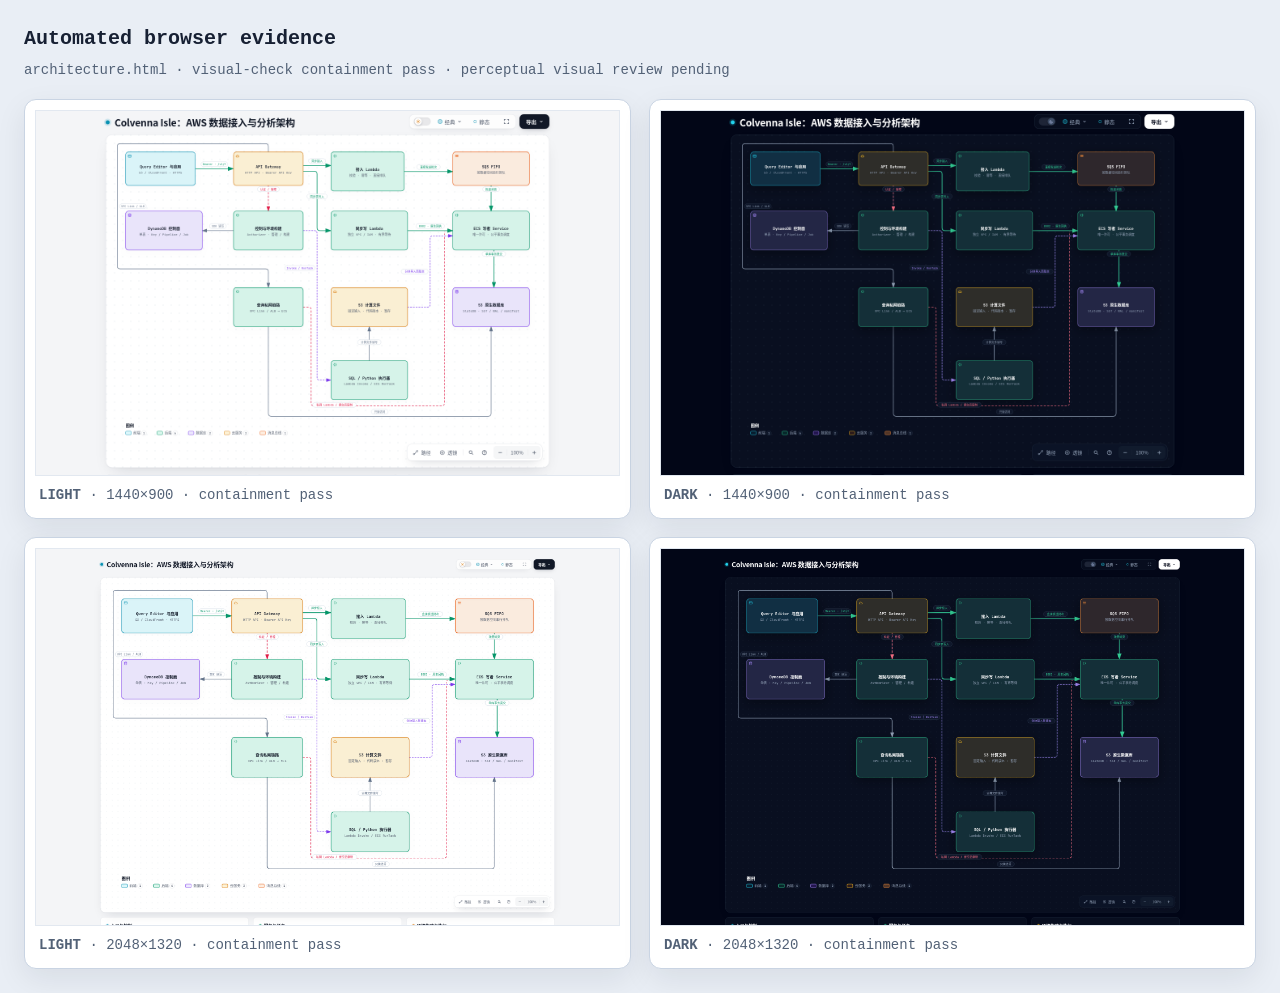
<file: docs/design/architecture.visual-check.html>
<!doctype html>
<html lang="en">
<head>
<meta charset="utf-8">
<meta name="viewport" content="width=device-width,initial-scale=1">
<title>Archify automated browser evidence · architecture.html</title>
<style>
*{box-sizing:border-box}body{margin:0;padding:24px;background:#e9eef5;color:#172033;font:14px/1.5 ui-monospace,SFMono-Regular,Menlo,Consolas,monospace}header{max-width:1500px;margin:0 auto 18px}h1{margin:0 0 6px;font-size:20px}p{margin:0;color:#526176}.grid{max-width:1500px;margin:auto;display:grid;grid-template-columns:repeat(2,minmax(0,1fr));gap:18px}figure{margin:0;padding:10px;background:white;border:1px solid #c9d4e3;border-radius:12px;box-shadow:0 10px 30px rgba(15,23,42,.08)}img{display:block;width:100%;height:auto;border:1px solid #e2e8f0}figcaption{padding:9px 4px 2px;color:#526176}@media(max-width:900px){.grid{grid-template-columns:1fr}}
</style>
</head>
<body>
<header><h1>Automated browser evidence</h1><p>architecture.html · visual-check containment pass · perceptual visual review pending</p></header>
<main class="grid">
      <figure>
        <img src="architecture.visual-check.1440x900.light.png" alt="light 1440 by 900">
        <figcaption><strong>LIGHT</strong> · 1440×900 · containment pass</figcaption>
      </figure>
      <figure>
        <img src="architecture.visual-check.1440x900.dark.png" alt="dark 1440 by 900">
        <figcaption><strong>DARK</strong> · 1440×900 · containment pass</figcaption>
      </figure>
      <figure>
        <img src="architecture.visual-check.2048x1320.light.png" alt="light 2048 by 1320">
        <figcaption><strong>LIGHT</strong> · 2048×1320 · containment pass</figcaption>
      </figure>
      <figure>
        <img src="architecture.visual-check.2048x1320.dark.png" alt="dark 2048 by 1320">
        <figcaption><strong>DARK</strong> · 2048×1320 · containment pass</figcaption>
      </figure>
</main>
</body>
</html>
</file>
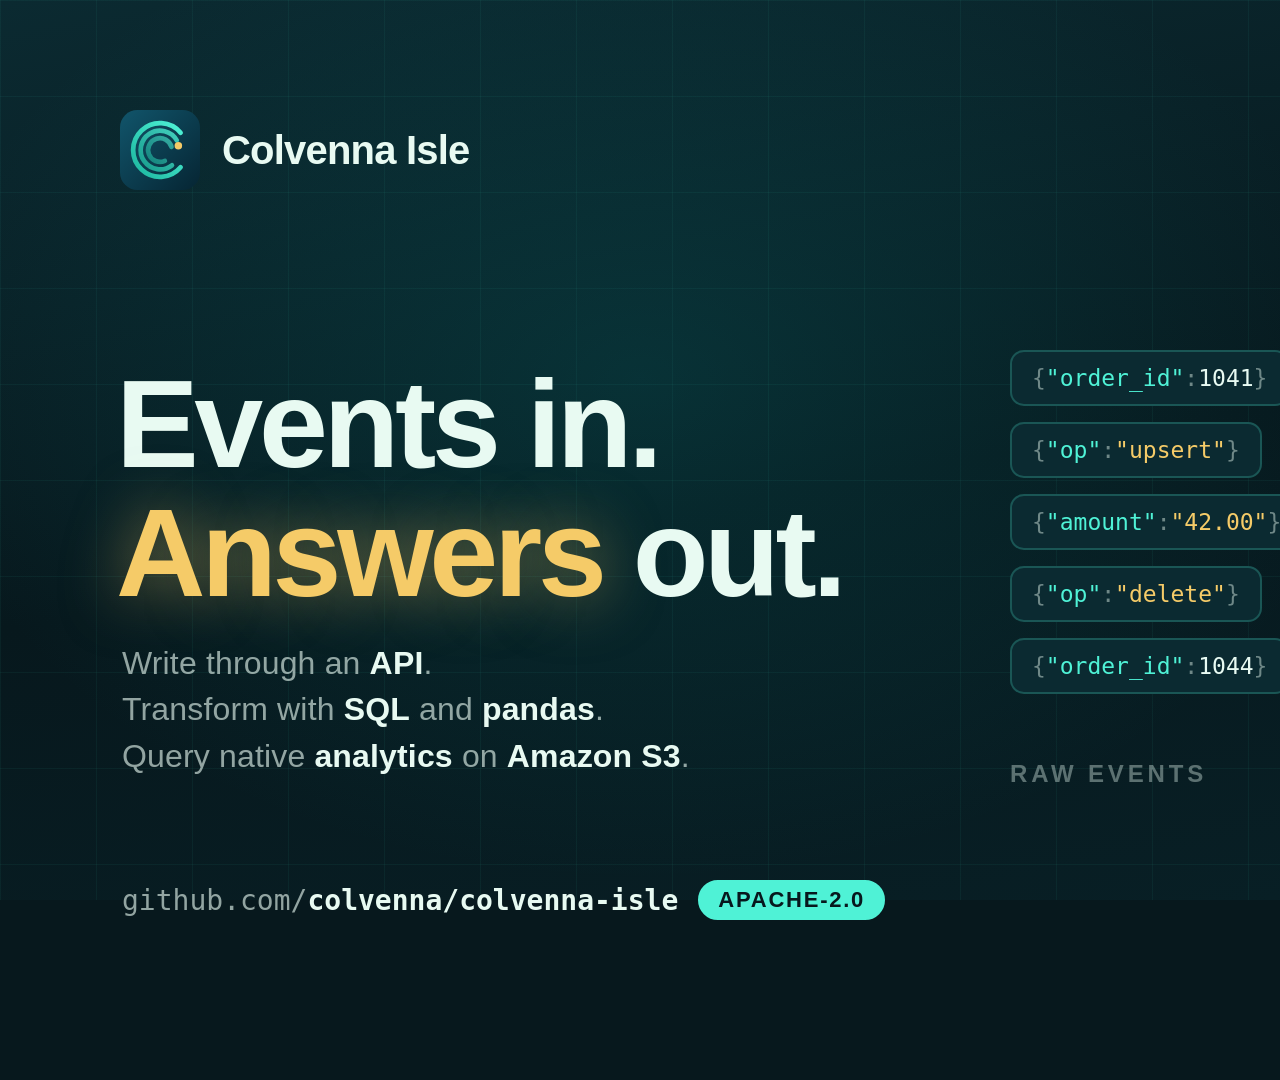
<file: docs/assets/promo-source/frames/cover_169.html>
<!DOCTYPE html>
<html lang="en">
<head>
<meta charset="utf-8">
<title>cover 16:9 · Events in. Answers out.</title>
<!-- 封面三要素：A 钩子「Events in. Answers out.」120px · B 对比视觉：杂乱事件 → 鸭子 → 整齐图表 · C 四边 ≥96px -->
<link rel="stylesheet" href="../theme.css">
<link rel="stylesheet" href="kit.css">
<style>
  html, body { width: 1920px; height: 1080px; font-family: 'Inter', 'Noto Sans', 'Noto Sans CJK SC', sans-serif; }
  .grid { opacity: .7; }
  .brand { position: absolute; left: 120px; top: 110px; display: flex; align-items: center; gap: 22px; }
  .brand svg { width: 80px; height: 80px; }
  .brand .nm { font-size: 40px; font-weight: 800; letter-spacing: -.02em; }

  .hook { position: absolute; left: 116px; top: 360px; font-family: 'Inter Display', 'Inter', 'Noto Sans CJK SC', sans-serif;
    font-size: 124px; font-weight: 800; letter-spacing: -.035em; line-height: 1.04; white-space: nowrap; }
  .hook em { font-style: normal; color: var(--accent); text-shadow: 0 0 60px var(--accent-glow); }
  .sub { position: absolute; left: 122px; top: 640px; font-size: 32px; line-height: 1.45; color: var(--text-dim); font-weight: 500; }
  .sub b { color: var(--text); font-weight: 700; }
  .foot { position: absolute; left: 122px; top: 880px; display: flex; align-items: center; gap: 20px; font-size: 28px; color: var(--text-dim); }
  .foot b { color: var(--text); font-weight: 600; }

  .ev { position: absolute; left: 1010px; height: 56px; padding: 0 20px; display: flex; align-items: center; border-radius: 14px;
    border: 2px solid var(--line); background: var(--panel); font-size: 23px; white-space: nowrap; }
  .ev .k { color: var(--code-key); } .ev .s { color: var(--code-str); } .ev .d { color: var(--code-dim); }
  svg.flow { position: absolute; left: 0; top: 0; width: 1920px; height: 1080px; overflow: visible; }
  .mark-tile { position: absolute; left: 1354px; top: 436px; width: 132px; height: 132px; }
  .mark-tile .halo { position: absolute; inset: -50px; border-radius: 50%; background: radial-gradient(circle, var(--accent-glow) 0%, transparent 62%); opacity: .6; }
  .mark-tile svg { position: absolute; inset: 0; width: 132px; height: 132px; }
  .chart { position: absolute; left: 1530px; top: 330px; width: 270px; height: 360px; }
  .chart .label { position: absolute; left: 24px; top: 22px; font-size: 22px; letter-spacing: .04em; }
  .chart .bars { position: absolute; left: 24px; right: 24px; top: 80px; height: 250px; display: flex; align-items: flex-end; gap: 16px; }
  .chart .bars i { flex: 1; display: block; border-radius: 8px; background: var(--aqua); }
  .chart .bars i.top { background: var(--accent); box-shadow: 0 0 36px var(--accent-glow); }
  .cap { position: absolute; left: 1010px; top: 760px; width: 790px; display: flex; justify-content: space-between; font-size: 24px; font-weight: 700;
    letter-spacing: .16em; color: var(--text-faint); }
  .cap span:last-child { color: var(--accent); }
</style>
</head>
<body>
<div class="bg"></div>
<div class="grid"></div>

<div class="brand">
  <svg class="colvenna" viewBox="0 0 256 256">
  <defs>
    <linearGradient id="promo-bg" x1="0" y1="0" x2="1" y2="1">
      <stop offset="0" stop-color="var(--brand)"/>
      <stop offset="1" stop-color="var(--mark-bg-end)"/>
    </linearGradient>
    <linearGradient id="promo-flow" x1="0" y1="1" x2="1" y2="0">
      <stop offset="0" stop-color="var(--teal)"/>
      <stop offset="1" stop-color="var(--aqua)"/>
    </linearGradient>
    <g id="promo-mark">
      <rect width="256" height="256" rx="56" fill="url(#promo-bg)"/>
      <path d="M193.9 183.3 A86 86 0 1 1 193.9 72.7" fill="none" stroke="url(#promo-flow)" stroke-opacity="1" stroke-width="15" stroke-linecap="round"/>
      <path d="M166.2 176.9 A62 62 0 1 1 181.7 97.0" fill="none" stroke="url(#promo-flow)" stroke-opacity=".8" stroke-width="15" stroke-linecap="round"/>
      <path d="M143.5 162.7 A38 38 0 1 1 164.7 118.2" fill="none" stroke="url(#promo-flow)" stroke-opacity=".6" stroke-width="15" stroke-linecap="round"/>
      <circle cx="186.7" cy="114.2" r="12" fill="var(--accent)"/>
    </g>
  </defs><use href="#promo-mark"/></svg>
  <span class="nm">Colvenna Isle</span>
</div>

<div class="hook">Events in.<br><em>Answers</em> out.</div>
<div class="sub">Write through an <b>API</b>.<br>Transform with <b>SQL</b> and <b>pandas</b>.<br>Query native <b>analytics</b> on <b>Amazon S3</b>.</div>
<div class="foot"><span class="mono">github.com/<b>colvenna/colvenna-isle</b></span><span class="pill on">APACHE-2.0</span></div>

<svg class="flow" viewBox="0 0 1920 1080">
  <path class="wire" d="M1300 378 C 1330 378, 1330 492, 1352 498"/>
  <path class="wire" d="M1300 450 C 1325 450, 1330 500, 1352 506"/>
  <path class="wire" d="M1300 522 C 1325 522, 1330 510, 1352 512"/>
  <path class="wire" d="M1300 594 C 1325 594, 1330 520, 1352 518"/>
  <path class="wire" d="M1300 666 C 1330 666, 1330 530, 1352 526"/>
  <path class="wire hot" d="M1488 502 L 1528 502"/>
</svg>
<div class="ev mono" style="top:350px"><span class="d">{</span><span class="k">"order_id"</span><span class="d">:</span>1041<span class="d">}</span></div>
<div class="ev mono" style="top:422px"><span class="d">{</span><span class="k">"op"</span><span class="d">:</span><span class="s">"upsert"</span><span class="d">}</span></div>
<div class="ev mono" style="top:494px"><span class="d">{</span><span class="k">"amount"</span><span class="d">:</span><span class="s">"42.00"</span><span class="d">}</span></div>
<div class="ev mono" style="top:566px"><span class="d">{</span><span class="k">"op"</span><span class="d">:</span><span class="s">"delete"</span><span class="d">}</span></div>
<div class="ev mono" style="top:638px"><span class="d">{</span><span class="k">"order_id"</span><span class="d">:</span>1044<span class="d">}</span></div>

<div class="mark-tile">
  <div class="halo"></div>
  <svg class="colvenna" viewBox="0 0 256 256">
  <defs>
    <linearGradient id="promo-bg" x1="0" y1="0" x2="1" y2="1">
      <stop offset="0" stop-color="var(--brand)"/>
      <stop offset="1" stop-color="var(--mark-bg-end)"/>
    </linearGradient>
    <linearGradient id="promo-flow" x1="0" y1="1" x2="1" y2="0">
      <stop offset="0" stop-color="var(--teal)"/>
      <stop offset="1" stop-color="var(--aqua)"/>
    </linearGradient>
    <g id="promo-mark">
      <rect width="256" height="256" rx="56" fill="url(#promo-bg)"/>
      <path d="M193.9 183.3 A86 86 0 1 1 193.9 72.7" fill="none" stroke="url(#promo-flow)" stroke-opacity="1" stroke-width="15" stroke-linecap="round"/>
      <path d="M166.2 176.9 A62 62 0 1 1 181.7 97.0" fill="none" stroke="url(#promo-flow)" stroke-opacity=".8" stroke-width="15" stroke-linecap="round"/>
      <path d="M143.5 162.7 A38 38 0 1 1 164.7 118.2" fill="none" stroke="url(#promo-flow)" stroke-opacity=".6" stroke-width="15" stroke-linecap="round"/>
      <circle cx="186.7" cy="114.2" r="12" fill="var(--accent)"/>
    </g>
  </defs><use href="#promo-mark"/></svg>
</div>

<div class="card chart">
  <div class="label">ads.dashboard</div>
  <div class="bars"><i style="height:40%"></i><i style="height:58%"></i><i class="top" style="height:92%"></i><i style="height:66%"></i></div>
</div>
<div class="cap"><span>RAW EVENTS</span><span>PUBLISHED ANSWERS</span></div>
</body>
</html>
</file>
<file: docs/assets/promo-source/theme.css>
/* Colvenna Isle 品牌深色 —— 全片唯一色源，画面代码禁止写死色值。
 * 色号取自 docs/assets/logo-*.svg（用户确认点 0 拍板：Colvenna 系列深色）。
 * 语义：accent=琥珀（结果点，只给当前重点）· teal/aqua=结构与数据流动 ·
 *       signal=aqua（指标/流动）· ok=已提交/已发布 · warn=拒绝（几乎不用）· 灰系=未激活。 */
:root {
  --bg-0: #07181d;
  --bg-1: #0b2a31;
  --bg-radial: radial-gradient(1100px 760px at 50% 42%, rgba(8,127,128,.22), transparent 66%),
    linear-gradient(170deg, #0b2a31 0%, #07181d 56%, #081f25 100%);

  /* 品牌结构色 */
  --brand: #11556B;
  --mark-bg-end: #062533;          /* logo 方块底 */
  --teal: #1BB59E;           /* 结构、连线 */
  --teal-rgb: 8,127,128;
  --aqua: #4FF2D6;           /* 数据流动 */
  --aqua-rgb: 79,242,214;
  --mint: #e8faf2;           /* 文字 / 流线 */
  --panel: #0b2a31;
  --panel-2: #0e343c;

  /* 强调：琥珀（结果点） */
  --accent: #F5CB68;
  --accent-light: #f8c97f;
  --accent-deep: #c9821f;
  --accent-pale: #fdf0dc;
  --accent-rgb: 245,203,104;
  --accent-soft: rgba(245,203,104, .10);
  --accent-border: rgba(245,203,104, .60);
  --accent-glow: rgba(245,203,104, .50);

  --signal: #4FF2D6;
  --signal-rgb: 79,242,214;
  --warn: #e5484d;
  --ok: #4FF2D6;
  --glitch-a: #4FF2D6;
  --glitch-b: #F5CB68;

  --text: #e8faf2;
  --text-dim: rgba(232,250,242,.62);
  --text-faint: rgba(232,250,242,.38);
  --line: rgba(79,242,214,.22);
  --line-soft: rgba(79,242,214,.075);
  --card-bg: rgba(14,52,60,.72);
  --grey: #8aa6ad;

  /* 产品界面（Query Editor / Admin Console 真实配色，取自 infra/web 下两个 app.css） */
  --ui-bg: #f4f6f7;
  --ui-card: #ffffff;
  --ui-fg: #23313b;
  --ui-muted: #687780;
  --ui-border: #dde4e8;
  --ui-accent: #176b63;
  --ui-accent-soft: #e3f0ee;
  --ui-ok: #1f7a4d;
  --ui-ok-soft: #e2f3ea;
  --ui-warn: #a13738;
  --ui-warn-soft: #f8e6e6;
  --ui-amber-soft: #fdf0dc;
  --ui-code: #0f2f36;

  /* 代码 / 等宽 */
  --code-key: #4FF2D6;
  --code-str: #F5CB68;
  --code-num: #f8c97f;
  --code-dim: rgba(232,250,242,.45);

  /* 字幕 / 进度条皮肤（深底，沿用白字深描边，进度条走 aqua） */
  --mg-sub-fg: #e8faf2;
  --mg-sub-stroke: #04100f;
  --mg-track: rgba(79,242,214,.18);
  --mg-tick: rgba(232,250,242,.45);

  /* 亮底变量（本片不用，保留以兼容工具） */
  --paper: #f6faf8;
  --paper-2: #e6f0ed;
  --ink: #0f2f36;
  --ink-dim: rgba(15,47,54,.62);
  --ink-faint: rgba(15,47,54,.38);
  --line-ink: rgba(15,47,54,.18);
  --line-ink-soft: rgba(15,47,54,.09);
  --accent-on-paper: #c9821f;
}
</file>
<file: docs/assets/promo-source/frames/kit.css>
/* Colvenna Isle 宣传片 · 共享版式（颜色全部取 ../theme.css 变量）
 * 安全区：x 120–1800，y 64–900（底部 80–170px 是字幕带，内容底边 ≤ 904）。 */
* { margin: 0; padding: 0; box-sizing: border-box; }
html, body {
  width: 1920px; height: 1080px; overflow: hidden;
  background: var(--bg-0); color: var(--text);
  font-family: 'Inter', 'Noto Sans', 'Noto Sans CJK SC', sans-serif;
  -webkit-font-smoothing: antialiased;
  font-feature-settings: 'tnum' 1, 'cv11' 1;
}
.mono { font-family: 'Noto Sans Mono', 'DejaVu Sans Mono', 'Noto Sans Mono CJK SC', monospace; }

/* 幕底：径向光 + 96px 网格 */
.bg { position: absolute; inset: 0; background: var(--bg-radial); }
.grid {
  position: absolute; inset: 0; opacity: .9;
  background-image:
    linear-gradient(var(--line-soft) 1px, transparent 1px),
    linear-gradient(90deg, var(--line-soft) 1px, transparent 1px);
  background-size: 96px 96px; background-position: 0 0;
}
.stage { position: absolute; inset: 0; transform-origin: 960px 540px; }

/* 页眉（ingest → console 常驻；hook 尾部由大 logo 飞入此处） */
.hdr { position: absolute; left: 120px; top: 64px; height: 56px; display: flex; align-items: center; gap: 18px; }
.hdr .mark { width: 56px; height: 56px; }
.hdr .word { font-size: 28px; font-weight: 700; letter-spacing: -.01em; color: var(--text); }
.hdr .sep { width: 2px; height: 30px; background: var(--line); margin: 0 4px; }
.hdr .chap { font-size: 22px; font-weight: 700; letter-spacing: .22em; text-transform: uppercase; color: var(--aqua); }
.hdr .chap b { color: var(--text-faint); font-weight: 700; margin-right: 12px; }


/* 场景标题（动态大字） */
.title { position: absolute; left: 120px; top: 150px; font-family: 'Inter Display', 'Inter', 'Noto Sans CJK SC', sans-serif;
  font-size: 76px; font-weight: 800; letter-spacing: -.025em; line-height: 1.05; white-space: nowrap; }
.title em { font-style: normal; color: var(--accent); text-shadow: 0 0 46px var(--accent-glow); }
.title .w { display: inline-block; }
.sub { position: absolute; left: 124px; top: 244px; font-size: 28px; color: var(--text-dim); font-weight: 500; letter-spacing: .005em; }

/* 卡片 */
.card { position: absolute; background: var(--card-bg); border: 2px solid var(--line); border-radius: 22px; }
.card.focus { background: var(--accent-soft); border-color: var(--accent-border); box-shadow: 0 0 80px var(--accent-glow) inset, 0 0 60px rgba(0,0,0,.25); }
.label { font-size: 22px; font-weight: 700; letter-spacing: .18em; text-transform: uppercase; color: var(--text-faint); }

/* 代码块 */
.code { font-family: 'Noto Sans Mono', 'DejaVu Sans Mono', monospace; font-size: 25px; line-height: 1.6; color: var(--text); white-space: pre; }
.code .k { color: var(--code-key); }
.code .s { color: var(--code-str); }
.code .n { color: var(--code-num); }
.code .d { color: var(--code-dim); }
.code .m { color: var(--accent); font-weight: 700; }

/* 胶囊 / 勾 */
.chip { position: absolute; display: flex; align-items: center; gap: 12px; height: 56px; padding: 0 24px;
  border-radius: 28px; border: 2px solid var(--line); background: var(--panel); font-size: 25px; font-weight: 600; white-space: nowrap; }
.chip .tick { width: 30px; height: 30px; border-radius: 50%; background: var(--aqua); color: var(--bg-0);
  display: grid; place-items: center; font-size: 20px; font-weight: 900; }
.pill { display: inline-flex; align-items: center; height: 40px; padding: 0 18px; border-radius: 20px; font-size: 22px; font-weight: 800;
  letter-spacing: .08em; border: 2px solid var(--line); color: var(--text-dim); white-space: nowrap; }
.pill.on { color: var(--bg-0); background: var(--aqua); border-color: var(--aqua); }
.pill.hot { color: var(--bg-0); background: var(--accent); border-color: var(--accent); box-shadow: 0 0 36px var(--accent-glow); }

/* 状态章（主角大字） */
.stamp { position: absolute; display: flex; align-items: center; gap: 22px; padding: 22px 40px; border-radius: 20px;
  border: 3px solid var(--accent); background: var(--accent-soft); box-shadow: 0 0 90px var(--accent-glow);
  font-family: 'Inter Display', 'Inter', 'Noto Sans CJK SC', sans-serif; white-space: nowrap; }
.stamp .code3 { font-size: 64px; font-weight: 800; color: var(--accent); }
.stamp .txt { font-size: 64px; font-weight: 800; color: var(--text); letter-spacing: .02em; }

/* 连线（SVG） */
.wire { stroke: var(--teal); stroke-width: 3; fill: none; }
.wire.hot { stroke: var(--aqua); }
.dot { fill: var(--aqua); }

/* 产品窗口（浅色真品界面） */
.win { position: absolute; background: var(--ui-bg); border-radius: 18px; overflow: hidden; color: var(--ui-fg);
  box-shadow: 0 40px 120px rgba(0,0,0,.55), 0 0 0 2px var(--line); }
.win .bar { height: 64px; background: var(--ui-card); border-bottom: 2px solid var(--ui-border); display: flex; align-items: center; gap: 16px; padding: 0 28px; }
.win .bm { width: 34px; height: 34px; border-radius: 9px; background: var(--ui-accent); color: var(--ui-card); display: grid; place-items: center; font-weight: 800; font-size: 20px; }
.win .bt { font-size: 24px; font-weight: 700; }
.win .tab { font-size: 22px; color: var(--ui-muted); margin-left: 18px; }
.win .tab.on { color: var(--ui-accent); font-weight: 700; }
.win .conn { margin-left: auto; font-size: 22px; color: var(--ui-ok); font-weight: 700; display: flex; align-items: center; gap: 10px; }
.win .conn i { width: 12px; height: 12px; border-radius: 50%; background: var(--ui-ok); display: inline-block; }
.ui-card { position: absolute; background: var(--ui-card); border: 2px solid var(--ui-border); border-radius: 14px; }
.ui-h { font-size: 24px; font-weight: 700; color: var(--ui-fg); }
.ui-m { font-size: 22px; color: var(--ui-muted); }
.ui-btn { display: inline-flex; align-items: center; height: 46px; padding: 0 22px; border-radius: 9px; font-size: 22px; font-weight: 700;
  border: 2px solid var(--ui-border); background: var(--ui-card); color: var(--ui-fg); white-space: nowrap; }
.ui-btn.primary { background: var(--ui-accent); border-color: var(--ui-accent); color: var(--ui-card); }
.ui-tag { display: inline-flex; align-items: center; height: 36px; padding: 0 16px; border-radius: 18px; font-size: 22px; font-weight: 700; white-space: nowrap; }
.ui-tag.ok { background: var(--ui-ok-soft); color: var(--ui-ok); }
.ui-tag.warn { background: var(--ui-warn-soft); color: var(--ui-warn); }
.ui-tag.acc { background: var(--ui-accent-soft); color: var(--ui-accent); }
.ui-tag.amb { background: var(--ui-amber-soft); color: var(--accent-deep); }
</file>
